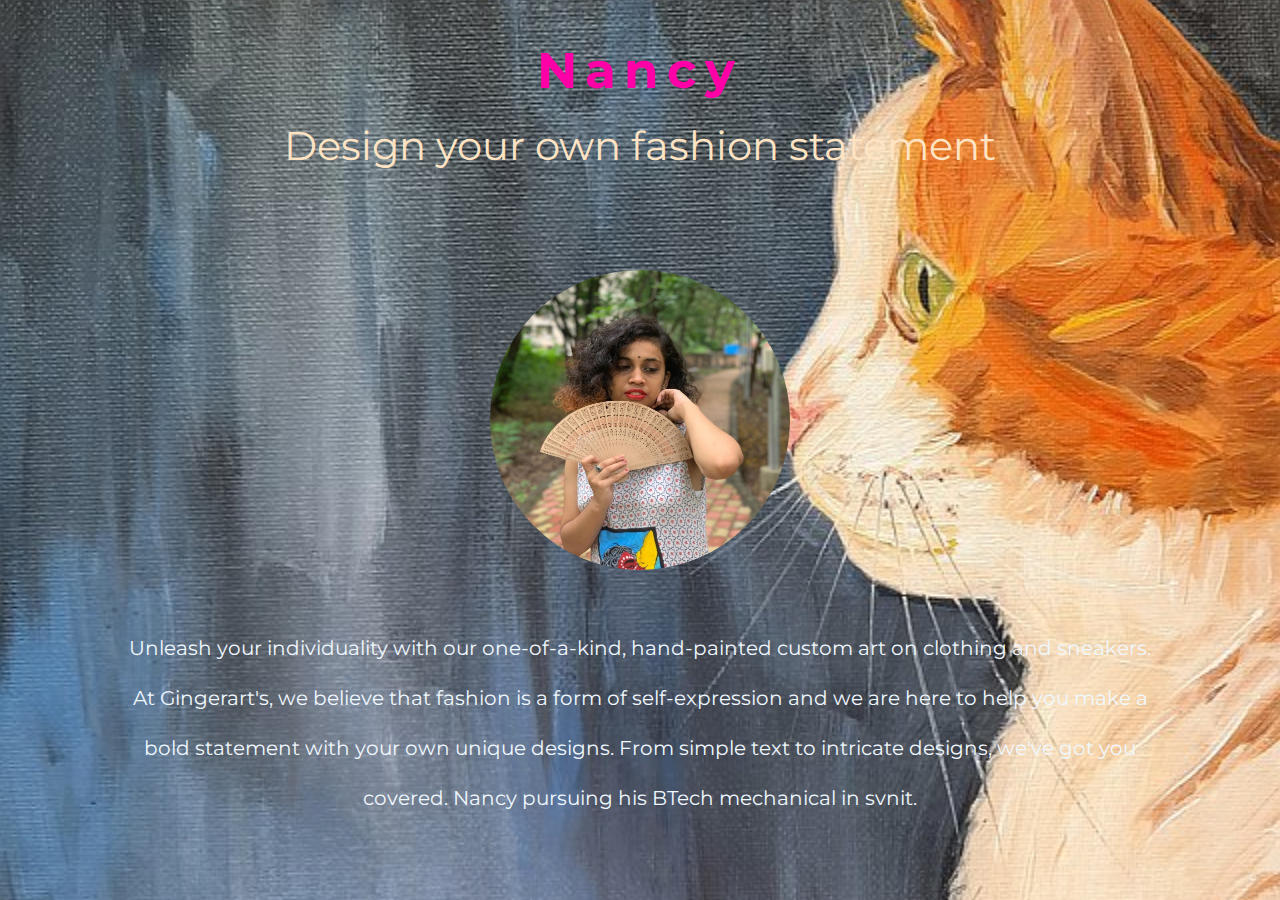
<file: aboutUs/aboutus.html>
<!DOCTYPE html>
<html lang="en">
<head>
    <meta charset="UTF-8">
    <meta http-equiv="X-UA-Compatible" content="IE=edge">
    <meta name="viewport" content="width=device-width, initial-scale=1.0">
    <title>About us</title>

    <link rel="stylesheet" href="aboutusStyle.css">

    <link rel="preconnect" href="https://fonts.googleapis.com">
  <link rel="preconnect" href="https://fonts.gstatic.com" crossorigin>
  <link
    href="https://fonts.googleapis.com/css2?family=Montserrat:wght@100;400;900&family=Ubuntu:wght@300;400;700&display=swap"
    rel="stylesheet">
</head>
<body>
    <div class="container">
        <h1>Nancy </h1>
        <h2>Design your own fashion statement</h2>
        <div class="image">
            <img src="imagesAboutus/nancypic.jpg" alt="" class="nanimg" height="300px" width="300px">
        </div>
        <p>
            Unleash your individuality with our one-of-a-kind, hand-painted custom art on clothing and sneakers. At Gingerart's, we believe that fashion is a form of self-expression and we are here to help you make a bold statement with your own unique designs. From simple text to intricate designs, we've got you covered. Nancy pursuing his BTech mechanical in svnit.
        </p>
    </div>
    
    
</body>
</html>
</file>
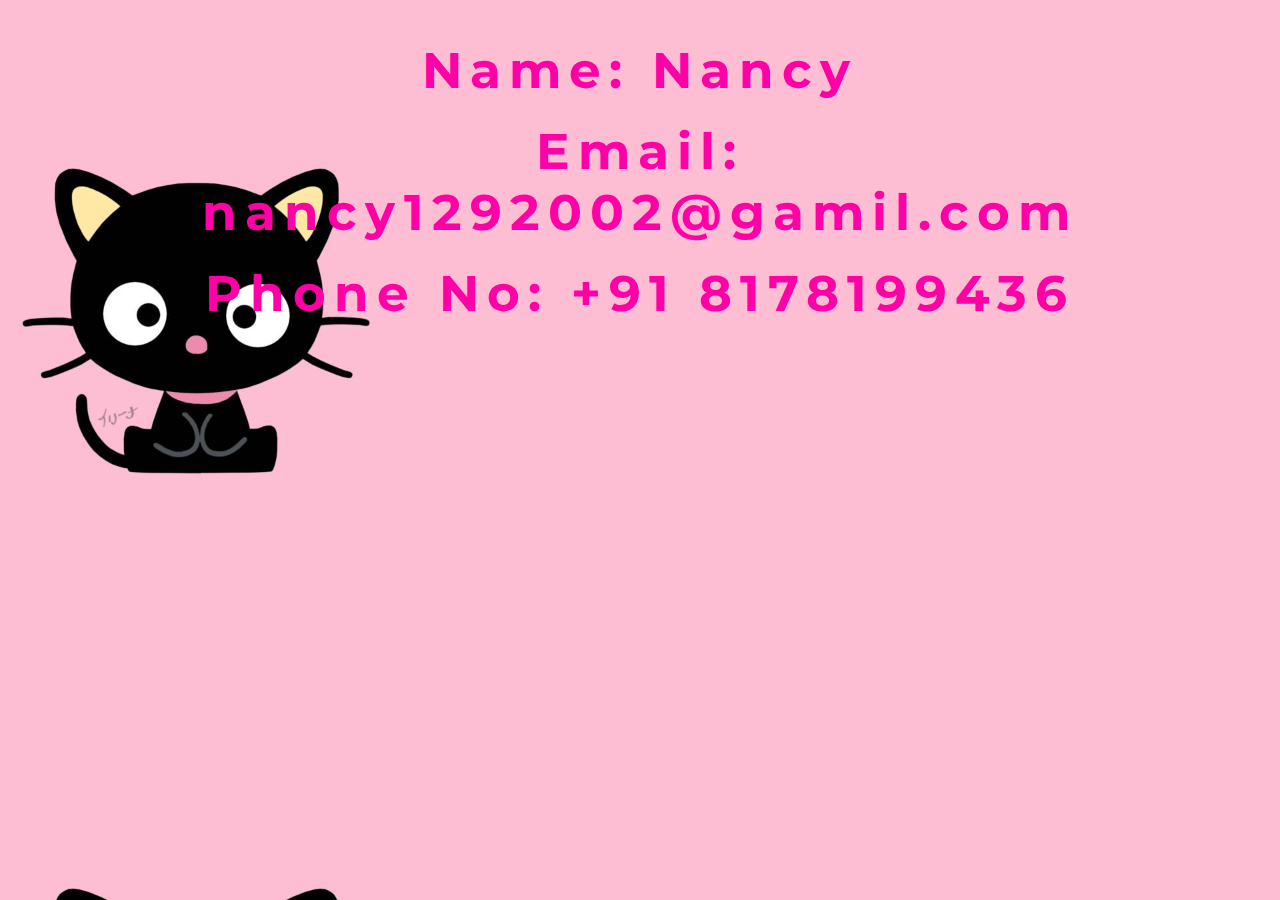
<file: contact/conindex.html>
<!DOCTYPE html>
<html lang="en">
<head>
    <meta charset="UTF-8">
    <meta http-equiv="X-UA-Compatible" content="IE=edge">
    <meta name="viewport" content="width=device-width, initial-scale=1.0">
    <title>About us</title>

    <link rel="stylesheet" href="constyle.css">

    <link rel="preconnect" href="https://fonts.googleapis.com">
  <link rel="preconnect" href="https://fonts.gstatic.com" crossorigin>
  <link
    href="https://fonts.googleapis.com/css2?family=Montserrat:wght@100;400;900&family=Ubuntu:wght@300;400;700&display=swap"
    rel="stylesheet">
</head>
<body>
    <div class="container">
        <h1>Name: Nancy </h1>
        <h1>Email: nancy1292002@gamil.com</h1>
        <h1>Phone No: +91 8178199436</h1>
        
        
        
    </div>
    
    
</body>
</html>
</file>
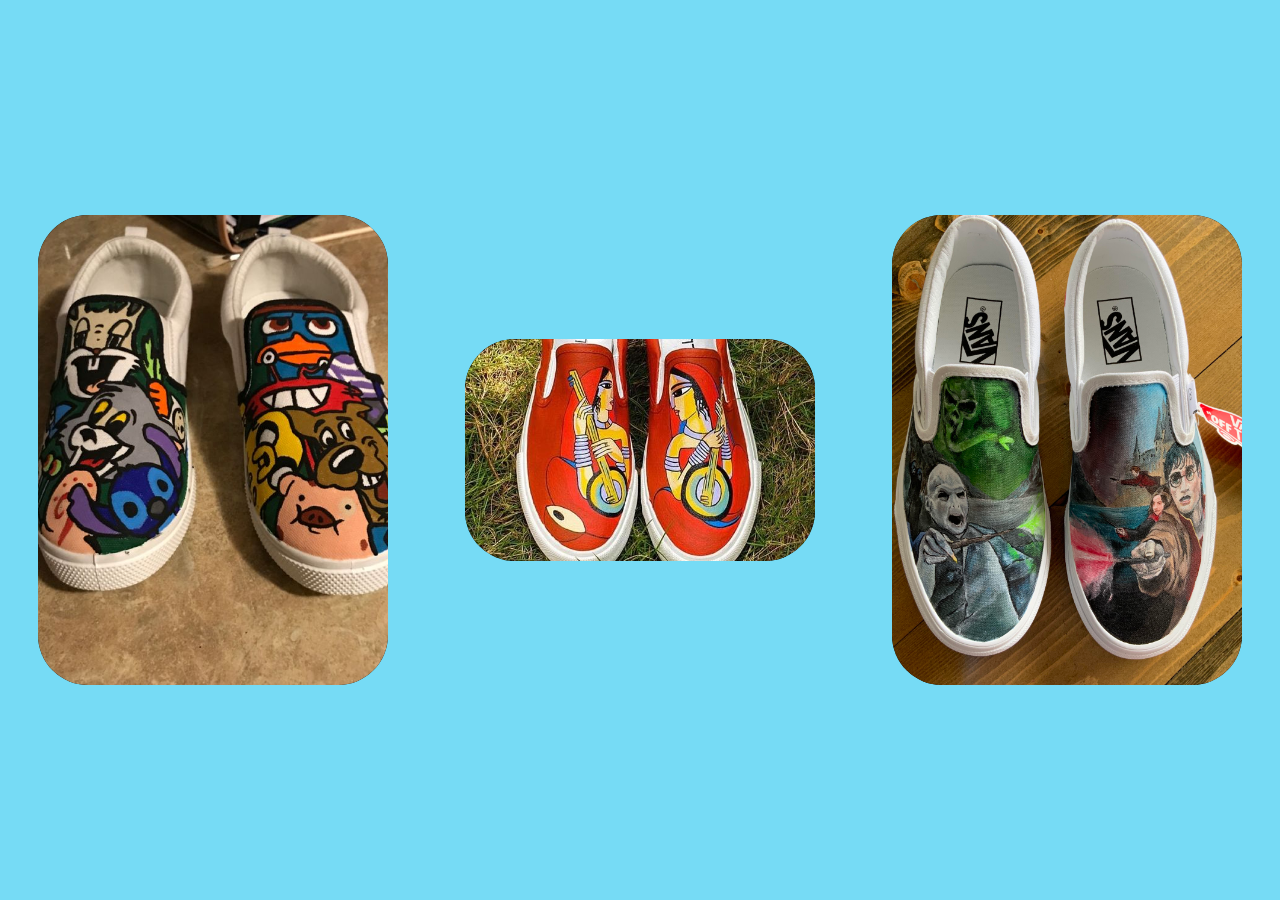
<file: descrip/boot/bootp.html>
<!DOCTYPE html>
<html>
<head>
<meta charset="utf-8">
<meta name="viewport" content="initial-scale=1.0, maximum-scale=1.0, user-scalable=1">
<title>boot</title>
<link rel="stylesheet" type="text/css" href="bootstyle.css">
</head>
<body>

<div class="ui-card">
	<img src="imagesBoot/cartoonshoes.jpg">
	<div class="description">
		<h3>Coco Art</h3>
		<p>Which attracts child</p>
		
	</div>
</div>
<div class="ui-card">
	<img src="imagesBoot/popshoes.jpg">
	<div class="description">
		<h3>Pop Art</h3>
		<p>Pop art is style design shoes.</p>
		
	</div>
</div>
<div class="ui-card">
	<img src="imagesBoot/potraitshoes.jpg">
	<div class="description">
		<h3>Portrait</h3>
		<p>Capture the human forms on a canvas.</p>
		
	</div>


</div>

</body>
</html>
</file>
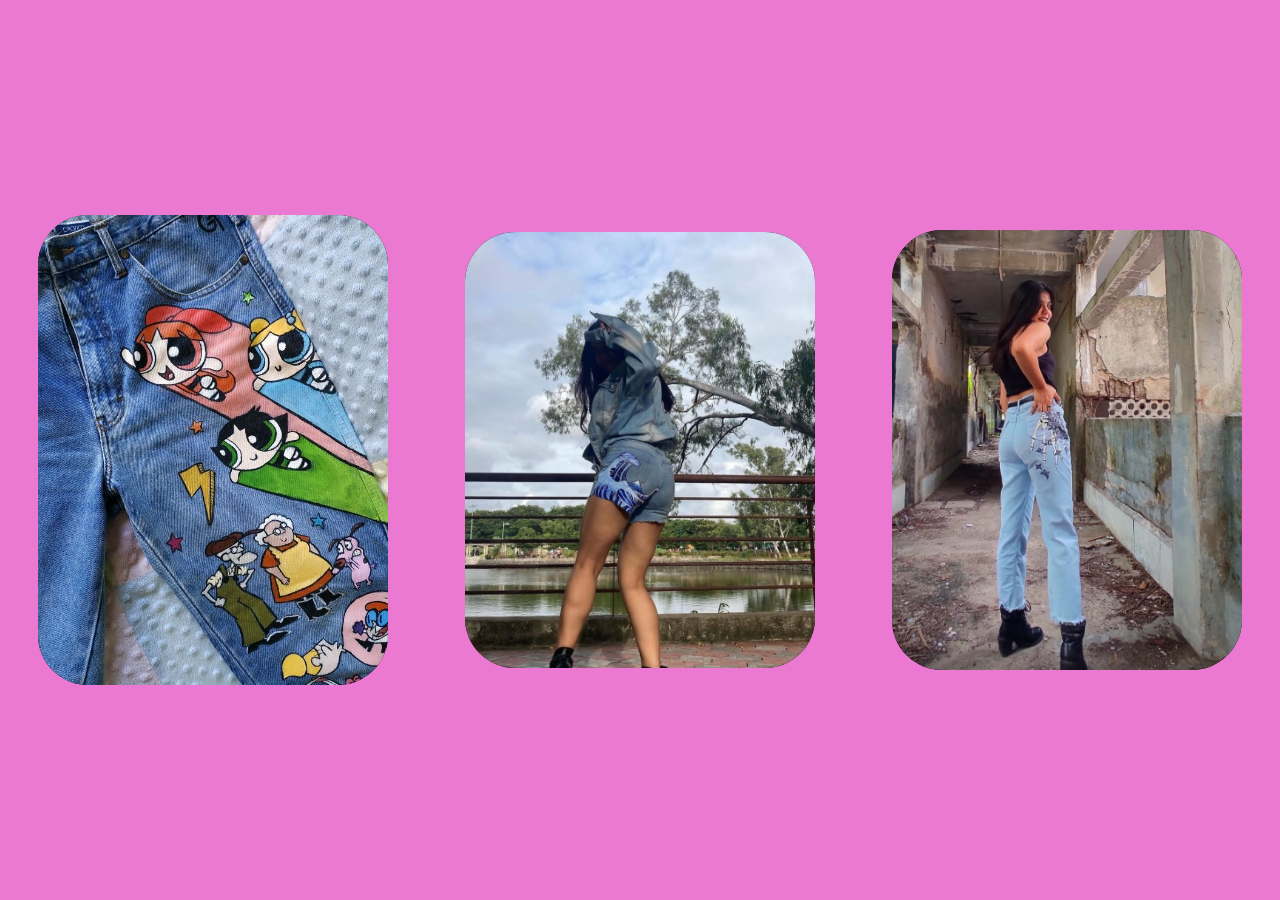
<file: descrip/pent/pentp.html>
<!DOCTYPE html>
<html>
<head>
<meta charset="utf-8">
<meta name="viewport" content="initial-scale=1.0, maximum-scale=1.0, user-scalable=1">
<title>pents</title>
<link rel="stylesheet" type="text/css" href="pentstyle.css">
</head>
<body>

<div class="ui-card">
	<img src="imagesPent/cartoonpant.jpg">
	<div class="description">
		<h3>Coco Art</h3>
		<p>Which attracts child</p>
		
	</div>
</div>
<div class="ui-card">
	<img src="imagesPent/gwoc-gallary5.jpg">
	<div class="description">
		<h3>Pop Art</h3>
		<p>Waves on pant for beach</p>
		
	</div>
</div>
<div class="ui-card">
	<img src="imagesPent/IMG-20230110-WA0005.jpg">
	<div class="description">
		<h3>Portrait</h3>
		<p>skeleton for halloween</p>
		
	</div>
</div>

</body>
</html>
</file>
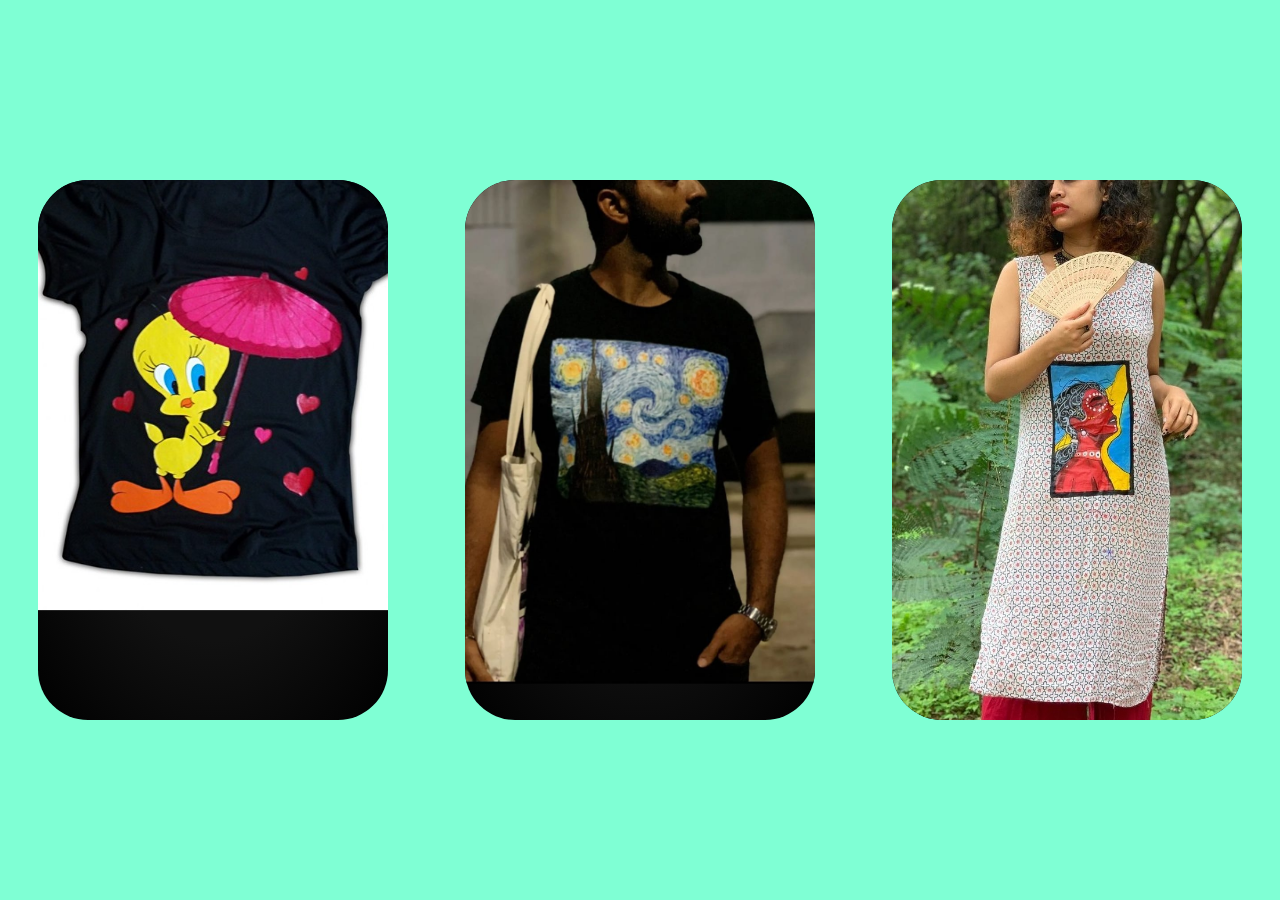
<file: descrip/tshirt/tshirtp.html>
<!DOCTYPE html>
<html>
<head>
<meta charset="utf-8">
<meta name="viewport" content="initial-scale=1.0, maximum-scale=1.0, user-scalable=1">
<title>tshirt</title>
<link rel="stylesheet" type="text/css" href="tshirtstyle.css">
</head>
<body>

<div class="ui-card">
	<img src="imagesTshirt/cartoonshirt2.jpg">
	<div class="description">
		<h3>Coco Art</h3>
		<p>Which attracts child</p>
		
	</div>
</div>
<div class="ui-card">
	<img src="imagesTshirt/gwoc-gallary2.jpg">
	<div class="description">
		<h3>Pop Art</h3>
		<p>Pop art is style design shirts.</p>
		
	</div>
</div>
<div class="ui-card">
	<img src="imagesTshirt/shirart.jpg">
	<div class="description">
		<h3>Portrait</h3>
		<p>Capture the human forms on a canvas.</p>
		
	</div>
</div>

</body>
</html>
</file>
<file: aboutUs/aboutusStyle.css>
*{
    margin: 0;
    padding: 0;
    box-sizing: border-box;

}
html{
    font-size: 10px;
}
body{
    background-image: url('imagesAboutus/gincatabout.jpg');
    background-position: center;
    background-size: cover;
    font-family: "Montserrat";
}

.container{
    max-width: 1100px;
   
    margin: 0 auto;
    padding: 0 3rem;
    margin-top: 4rem;
    text-align: center;
}

h1{
    color: #ff00a6;
    font-size: 5rem;
    font-weight: 700;
    letter-spacing: 8px;
    margin-bottom: 2rem;
}

h2{
    color: bisque;
    font-size: 4rem;
    font-weight: 400;
}
.image{
    margin-top: 10rem;
    margin-bottom: 5rem;
}

p{
    font-size: 2rem;
    color: aliceblue;
    line-height: 5rem;
    margin-bottom: 5rem;
}

.nanimg{
    border-radius: 100%;
}
</file>
<file: contact/constyle.css>
*{
    margin: 0;
    padding: 0;
    box-sizing: border-box;

}
html{
    font-size: 10px;
}
body{
    background-image: url('contactimg/aboutback3.jpg');
    background-position: center;
    background-size: cover;
    font-family: "Montserrat";
}

.container{
    max-width: 1100px;
   
    margin: 0 auto;
    padding: 0 3rem;
    margin-top: 4rem;
    text-align: center;
}

h1{
    color: #ff00a6;
    font-size: 5rem;
    font-weight: 700;
    letter-spacing: 8px;
    margin-bottom: 2rem;
}

h2{
    color: bisque;
    font-size: 4rem;
    font-weight: 400;
}
.image{
    margin-top: 10rem;
    margin-bottom: 5rem;
}

p{
    font-size: 2rem;
    color: aliceblue;
    line-height: 5rem;
    margin-bottom: 5rem;
}
</file>
<file: descrip/boot/bootstyle.css>
body{
	font-family: arial;
	font-size: 16px;
	margin:0;
	background: #76dbf5;
	display: flex;
	align-items: center;
	justify-content: space-around;
	min-height: 100vh;
}
img{
	max-width: 100%;
}
.ui-card{
	width: 350px;
	position: relative;
	overflow: hidden;
	transition: all 0.3s ease-out;
	background:radial-gradient(#111 50%, #000 100%);
	border-radius: 50px;
}

.ui-card img{
	transform: scale(1.3);
	transition: all 0.3s ease-out;
}
.ui-card:hover img{
	transform: scale(1.1) translateY(-0px); 
	opacity: 0.3
}
.ui-card .description{
	position: absolute;
	bottom: 0;
	left: 0;
	padding: 15px;
	width: 100%;
	text-align: center;
	color: #fff;
	font-size: 18px;
}
.ui-card .description h3{
	font-weight: 700;
	font-size: 32px;
	margin: 0 0 20px;
	transform: translateY(30px);
	opacity: 0;
	transition: all 0.3s ease-out;

}
.ui-card .description p{
	transform: translateY(30px);
	opacity: 0;
	transition: all 0.3s ease-out 0.2s;
}
.ui-card .description a{
	color: #fff;
	background:#34aff3;
	display: inline-block;
	padding: 10px 25px;
	border-radius: 5px;
	text-decoration: none;
	transform: translateY(30px);
	opacity: 0;
	transition: all 0.3s ease-out 0.4s;
}
.ui-card .description a:hover{
	background:#0a83c5;
}
.ui-card:hover .description h3{
	opacity: 1;
	transform: translateY(0px);
}
.ui-card:hover .description p{
	opacity: 1;
	transform: translateY(0px);
}
.ui-card:hover .description a{
	opacity: 1;
	transform: translateY(0px);
}
</file>
<file: descrip/pent/pentstyle.css>
body{
	font-family: arial;
	font-size: 16px;
	margin:0;
	background: #ec79d1;
	display: flex;
	align-items: center;
	justify-content: space-around;
	min-height: 100vh;
}
img{
	max-width: 100%;
}
.ui-card{
	width: 350px;
	position: relative;
	overflow: hidden;
	transition: all 0.3s ease-out;
	background:radial-gradient(#111 50%, #000 100%);
	border-radius: 50px;
}

.ui-card img{
	transform: scale(1.3);
	transition: all 0.3s ease-out;
}
.ui-card:hover img{
	transform: scale(1.1) translateY(-20px); 
	opacity: 0.3
}
.ui-card .description{
	position: absolute;
	bottom: 0;
	left: 0;
	padding: 15px;
	width: 100%;
	text-align: center;
	color: #fff;
	font-size: 18px;
}
.ui-card .description h3{
	font-weight: 700;
	font-size: 32px;
	margin: 0 0 20px;
	transform: translateY(30px);
	opacity: 0;
	transition: all 0.3s ease-out;

}
.ui-card .description p{
	transform: translateY(30px);
	opacity: 0;
	transition: all 0.3s ease-out 0.2s;
}
.ui-card .description a{
	color: #fff;
	background:#34aff3;
	display: inline-block;
	padding: 10px 25px;
	border-radius: 5px;
	text-decoration: none;
	transform: translateY(30px);
	opacity: 0;
	transition: all 0.3s ease-out 0.4s;
}
.ui-card .description a:hover{
	background:#0a83c5;
}
.ui-card:hover .description h3{
	opacity: 1;
	transform: translateY(0px);
}
.ui-card:hover .description p{
	opacity: 1;
	transform: translateY(0px);
}
.ui-card:hover .description a{
	opacity: 1;
	transform: translateY(0px);
}
</file>
<file: descrip/tshirt/tshirtstyle.css>
body{
	font-family: arial;
	font-size: 16px;
	margin:0;
	background-color: aquamarine;
	display: flex;
	align-items: center;
	justify-content: space-around;
	min-height: 100vh;
}
img{
	max-width: 100%;
}
.ui-card{
	height: 60vh;
	width: 350px;
	position: relative;
	overflow: hidden;
	transition: all 0.3s ease-out;
	background:radial-gradient(#111 50%, #000 100%);
	border-radius: 50px;
}

.ui-card img{
	transform: scale(1.3);
	transition: all 0.3s ease-out;
}
.ui-card:hover img{
	transform: scale(1.1) translateY(-10px); 
	opacity: 0.3
}
.ui-card .description{
	position: absolute;
	bottom: 0;
	left: 0;
	padding: 15px;
	width: 100%;
	text-align: center;
	color: #fff;
	font-size: 18px;
}
.ui-card .description h3{
	font-weight: 700;
	font-size: 32px;
	margin: 0 0 20px;
	transform: translateY(30px);
	opacity: 0;
	transition: all 0.3s ease-out;

}
.ui-card .description p{
	transform: translateY(30px);
	opacity: 0;
	transition: all 0.3s ease-out 0.2s;
}
.ui-card .description a{
	color: #fff;
	background:#34aff3;
	display: inline-block;
	padding: 10px 25px;
	border-radius: 5px;
	text-decoration: none;
	transform: translateY(30px);
	opacity: 0;
	transition: all 0.3s ease-out 0.4s;
}
.ui-card .description a:hover{
	background:#0a83c5;
}
.ui-card:hover .description h3{
	opacity: 1;
	transform: translateY(0px);
}
.ui-card:hover .description p{
	opacity: 1;
	transform: translateY(0px);
}
.ui-card:hover .description a{
	opacity: 1;
	transform: translateY(0px);
}
</file>
